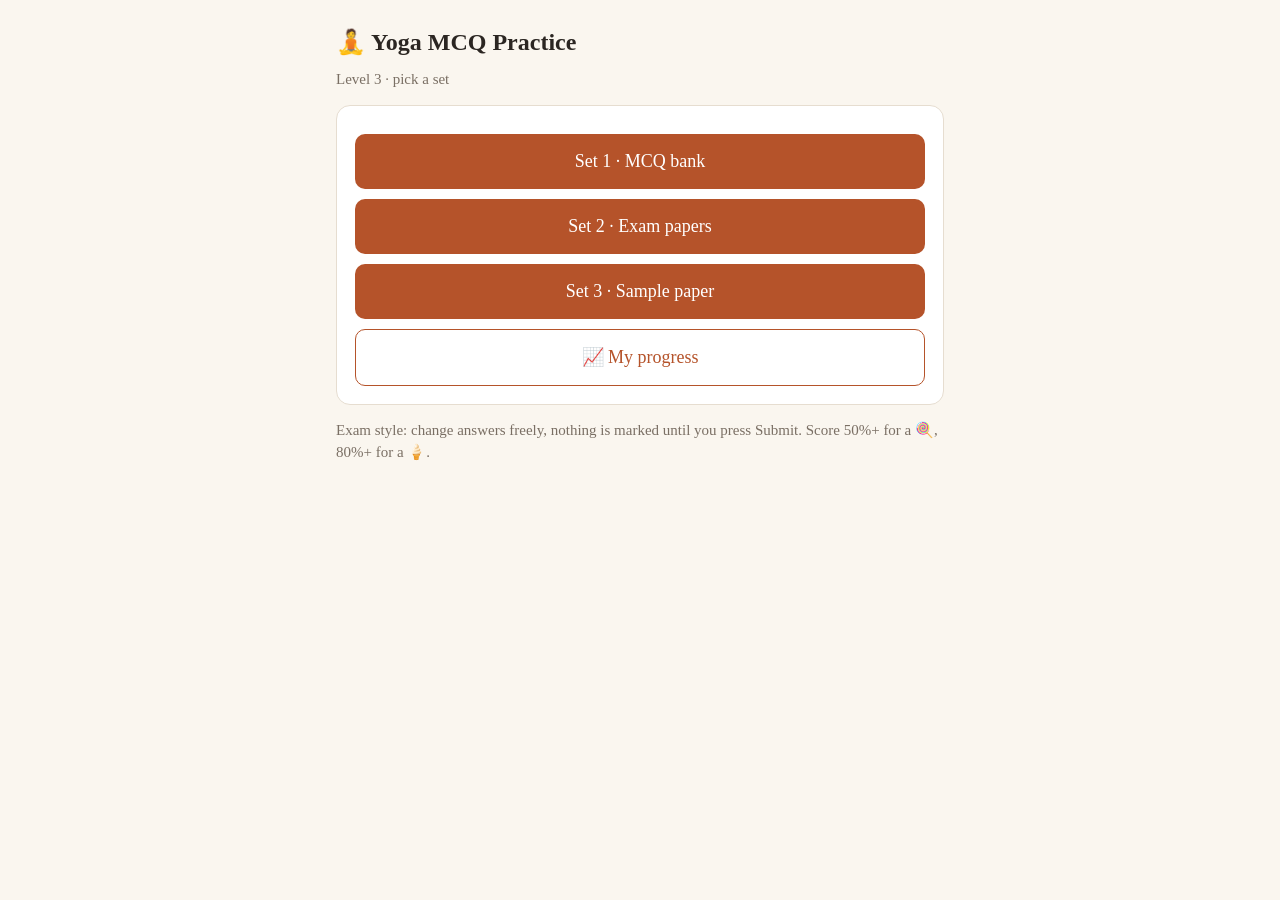
<file: index.html>
<!DOCTYPE html><html lang="en"><head><meta charset="utf-8"><meta name="viewport" content="width=device-width,initial-scale=1">
<title>Yoga MCQ Practice</title><link rel="stylesheet" href="shared.css"></head><body><div class="wrap">
<h1>🧘 Yoga MCQ Practice</h1><div class="sub">Level 3 · pick a set</div>
<div class="card">
<a class="btn" href="quiz?set=1">Set 1 · MCQ bank</a>
<a class="btn" href="quiz?set=2">Set 2 · Exam papers</a>
<a class="btn" href="quiz?set=3">Set 3 · Sample paper</a>
<a class="btn alt" href="progress">📈 My progress</a></div>
<div class="sub">Exam style: change answers freely, nothing is marked until you press Submit. Score 50%+ for a 🍭, 80%+ for a 🍦.</div>
</div></body></html>
</file>
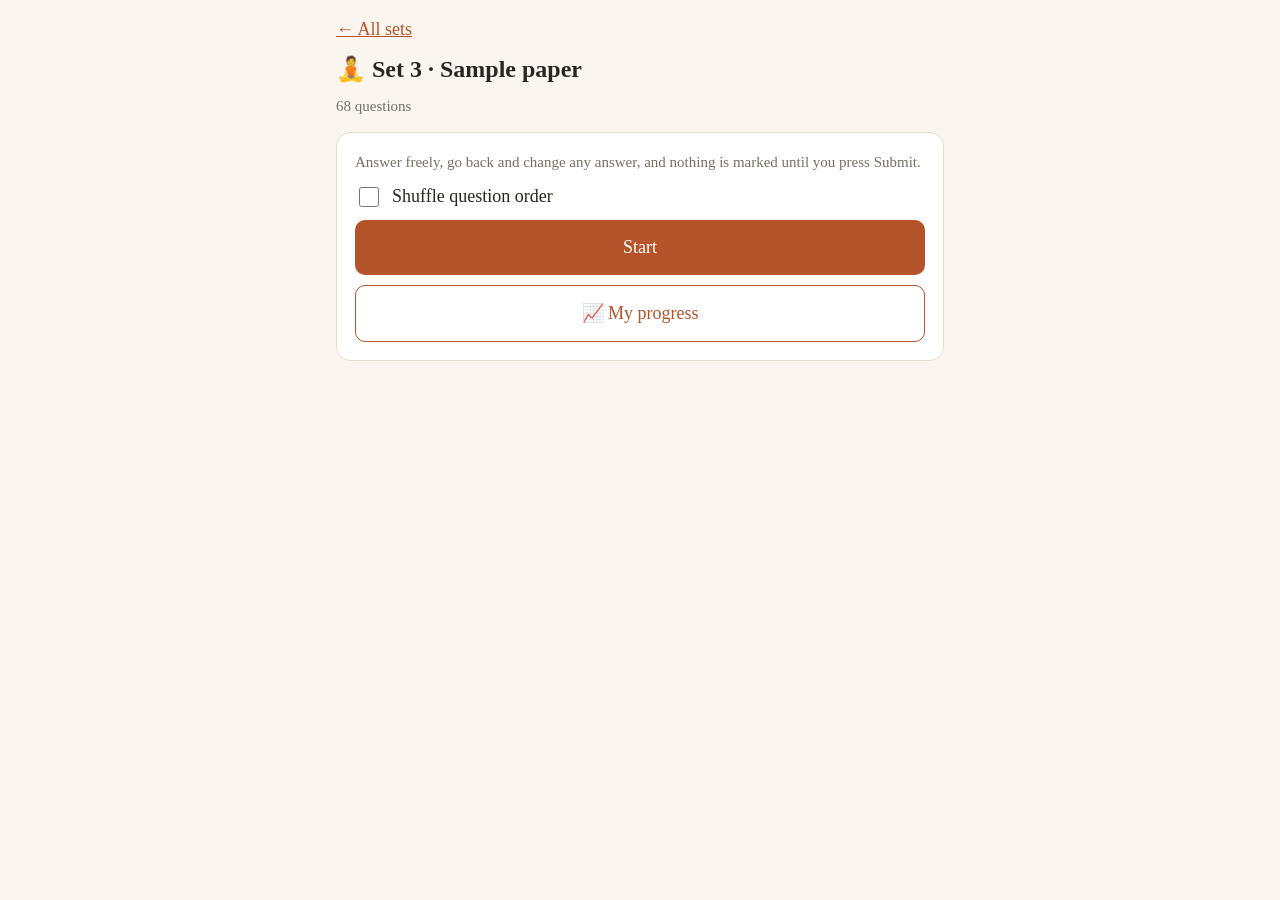
<file: quiz.html>
<!DOCTYPE html><html lang="en"><head><meta charset="utf-8"><meta name="viewport" content="width=device-width,initial-scale=1">
<title>Yoga MCQ Quiz</title><link rel="stylesheet" href="shared.css"></head><body><div class="wrap" id="app">Loading…</div>
<script src="common.js"></script>
<script>
const app=document.getElementById('app');
const SET=+new URLSearchParams(location.search).get('set')||3;
let Q=[],list=[],ans=[],cur=0,confirming=false,live=LS.get('yoga-live',false);
function shuf(a){a=a.slice();for(let i=a.length-1;i>0;i--){const j=Math.floor(Math.random()*(i+1));[a[i],a[j]]=[a[j],a[i]]}return a}
const nAns=()=>ans.filter(x=>x!==null).length;
const liveScore=()=>list.filter((q,i)=>ans[i]===q.a).length;
const tier=pc=>pc>=80?{e:'🍦',t:'Ice cream earned! Wonderful!'}:pc>=50?{e:'🍭',t:'Lollipop earned! Well done!'}:{e:'🌱',t:'No treat yet, but practice makes perfect. Try again!'};
fetch('data/set'+SET+'.json').then(r=>r.json()).then(d=>{Q=d;home();flush()}).catch(()=>app.textContent='Could not load questions. Check your internet and reload.');
function home(){
 app.innerHTML=`<a href="./">← All sets</a><h1>🧘 ${SETS[SET]}</h1><div class="sub">${Q.length} questions</div>
 <div class="card"><div class="sub" style="margin-bottom:8px">Answer freely, go back and change any answer, and nothing is marked until you press Submit.</div>
 <label style="display:flex;gap:10px;align-items:center;margin:10px 0"><input type="checkbox" id="sh" style="width:20px;height:20px"> Shuffle question order</label>
 <button class="btn" onclick="start()">Start</button><a class="btn alt" href="progress">📈 My progress</a></div>`;
}
function start(){list=document.getElementById('sh')&&document.getElementById('sh').checked?shuf(Q):Q.slice();redo()}
function redo(){ans=list.map(()=>null);cur=0;confirming=false;show();window.scrollTo(0,0)}
function show(){
 const q=list[cur];
 app.innerHTML=`<div class="top"><span>Question ${cur+1} / ${list.length}</span><span>Answered ${nAns()} / ${list.length}</span></div>
 <div class="bar"><i style="width:${nAns()/list.length*100}%"></i></div>
 <div style="margin-top:8px"><button class="pill${live?' on':''}" onclick="toggleLive()">Live score: ${live?'ON':'OFF'}</button></div>
 ${live?`<div class="live">Score so far: <b>${liveScore()}</b> / ${nAns()} answered <span class="sub">(this shows which answers are right)</span></div>`:''}
 <div class="card"><div class="q">${esc(q.q)}</div>
 ${q.o.map((o,k)=>`<button class="opt${ans[cur]===k?' sel':''}" onclick="pick(${k})">${'ABCD'[k]}. ${esc(o)}</button>`).join('')}
 ${ans[cur]!==null?`<button class="btn alt" style="padding:8px;font-size:15px" onclick="clr()">Clear my answer</button>`:''}
 <div class="row"><button class="btn alt" ${cur===0?'disabled':''} onclick="go(${cur-1})">← Previous</button>
 <button class="btn alt" ${cur===list.length-1?'disabled':''} onclick="go(${cur+1})">Next →</button></div></div>
 <div class="card"><div class="sub">Jump to a question (shaded = answered)</div><div class="grid">
 ${list.map((_,i)=>`<button class="g${ans[i]!==null?' done':''}${i===cur?' cur':''}" onclick="go(${i})">${i+1}</button>`).join('')}</div>
 ${confirming?`<div class="warn">${nAns()<list.length?`<b>${list.length-nAns()} question(s) unanswered.</b> `:''}Submit now? You can't change answers after this.
 <div class="row"><button class="btn" onclick="submit()">Yes, submit</button><button class="btn alt" onclick="confirming=false;show()">Keep editing</button></div></div>`
 :`<button class="btn" onclick="confirming=true;show();window.scrollTo(0,document.body.scrollHeight)">Submit</button>`}</div>`;
}
function toggleLive(){live=!live;LS.set('yoga-live',live);show()}
function pick(k){ans[cur]=k;confirming=false;show()}
function clr(){ans[cur]=null;show()}
function go(i){cur=i;confirming=false;show();window.scrollTo(0,0)}
async function submit(){
 const sc=liveScore(),pc=Math.round(sc/list.length*100),tr=tier(pc);
 const prevAll=hist().filter(a=>a.s===SET).map(a=>Math.round(a.sc/a.t*100));
 const prev=prevAll.length?Math.max(...prevAll):null;
 const h=hist();h.push({s:SET,d:new Date().toISOString(),sc,t:list.length,w:list.filter((q,i)=>ans[i]!==q.a).map(q=>q.n),synced:false});saveHist(h);
 app.innerHTML=`<h1>Result</h1><div class="card"><div class="reward">${tr.e}</div><div style="text-align:center"><b>${tr.t}</b></div>
 ${prev!==null&&pc>prev?`<div class="star">⭐ New personal best! (was ${prev}%)</div>`:''}
 <div class="big">${sc} / ${list.length}</div>
 <div style="text-align:center" class="sub">${pc}% ${pc>=80?'· Excellent! 🌟':pc>=60?'· Good, keep going':'· Keep practising 🙏'}</div>
 <div class="sync" id="sy" style="text-align:center">Saving…</div>
 <button class="btn" onclick="redo()">Redo the whole set</button>
 <a class="btn alt" href="progress">📈 My progress</a><a class="btn alt" href="./">All sets</a></div>
 <div class="card"><b>Review</b>${list.map((q,i)=>{const ok=ans[i]===q.a;return `<div class="rv"><span class="tag ${ok?'ok':'bad'}">${ok?'✓':'✗'} ${i+1}.</span> ${esc(q.q)}<br>
 ${ok?`Your answer: <b>${esc(q.o[q.a])}</b>`:`Your answer: <b style="color:var(--bad)">${ans[i]===null?'not answered':esc(q.o[ans[i]])}</b><br>Correct: <span style="color:var(--ok)"><b>${esc(q.o[q.a])}</b></span>`}</div>`}).join('')}</div>`;
 window.scrollTo(0,0);
 const ok=await flush();const sy=document.getElementById('sy');
 if(sy)sy.textContent=ok?'✓ Saved and synced':'Saved on this phone. Will sync when online.';
}
</script></body></html>
</file>
<file: shared.css>
:root{--bg:#faf6ef;--card:#fff;--ink:#2b2622;--mut:#7a6f64;--acc:#b5532a;--ok:#2e7d4f;--okbg:#e6f4ea;--bad:#b3261e;--badbg:#fdeceb;--line:#e6ddd0;--selbg:#fbe9df}
*{box-sizing:border-box}body{margin:0;background:var(--bg);color:var(--ink);font:18px/1.5 Georgia,serif}
.wrap{max-width:640px;margin:0 auto;padding:16px}
h1{font-size:24px;margin:8px 0}.sub{color:var(--mut);font-size:15px}a{color:var(--acc)}
.card{background:var(--card);border:1px solid var(--line);border-radius:14px;padding:18px;margin:14px 0}
button{font:inherit;cursor:pointer}
.btn{display:block;text-align:center;text-decoration:none;background:var(--acc);color:#fff;border:0;border-radius:10px;padding:14px 20px;width:100%;font-size:18px;margin-top:10px}
.btn.alt{background:#fff;color:var(--acc);border:1.5px solid var(--acc)}
.btn:disabled{opacity:.4;cursor:default}
.row{display:flex;gap:10px}.row .btn{margin-top:10px}
.opt{display:block;width:100%;text-align:left;background:#fff;border:1.5px solid var(--line);border-radius:10px;padding:14px;margin:9px 0;color:var(--ink)}
.opt.sel{background:var(--selbg);border-color:var(--acc);font-weight:bold}
.bar{height:8px;background:var(--line);border-radius:6px;overflow:hidden}.bar i{display:block;height:100%;background:var(--acc)}
.top{display:flex;justify-content:space-between;color:var(--mut);font-size:15px;margin:6px 0}
.q{font-size:20px;font-weight:bold;margin:10px 0}
.grid{display:grid;grid-template-columns:repeat(auto-fill,minmax(40px,1fr));gap:6px;margin-top:8px}
.g{border:1.5px solid var(--line);background:#fff;border-radius:8px;padding:6px 0;font-size:15px;color:var(--ink)}
.g.done{background:var(--selbg);border-color:var(--acc)}.g.cur{outline:2.5px solid var(--ink)}
.big{font-size:44px;text-align:center;color:var(--acc);margin:6px 0}
.rv{border-top:1px solid var(--line);padding:12px 0;font-size:16px}
.tag{font-weight:bold}.tag.ok{color:var(--ok)}.tag.bad{color:var(--bad)}
.warn{background:var(--selbg);border:1.5px solid var(--acc);border-radius:10px;padding:12px;margin-top:10px;font-size:16px}
.pill{display:inline-block;border:1.5px solid var(--acc);color:var(--acc);background:#fff;border-radius:20px;padding:4px 12px;font-size:14px}
.pill.on{background:var(--acc);color:#fff}
.live{background:var(--selbg);border:1.5px solid var(--acc);border-radius:10px;padding:8px 12px;margin-top:8px;font-size:16px}
.reward{text-align:center;font-size:64px;margin:4px 0}
.star{background:#fff8d6;border:1.5px solid #e0b92b;border-radius:10px;padding:8px;text-align:center;margin-top:8px;font-size:16px}
table{width:100%;border-collapse:collapse;font-size:15px}td,th{padding:6px 4px;border-bottom:1px solid var(--line);text-align:left}
.sync{font-size:13px;color:var(--mut)}
</file>
